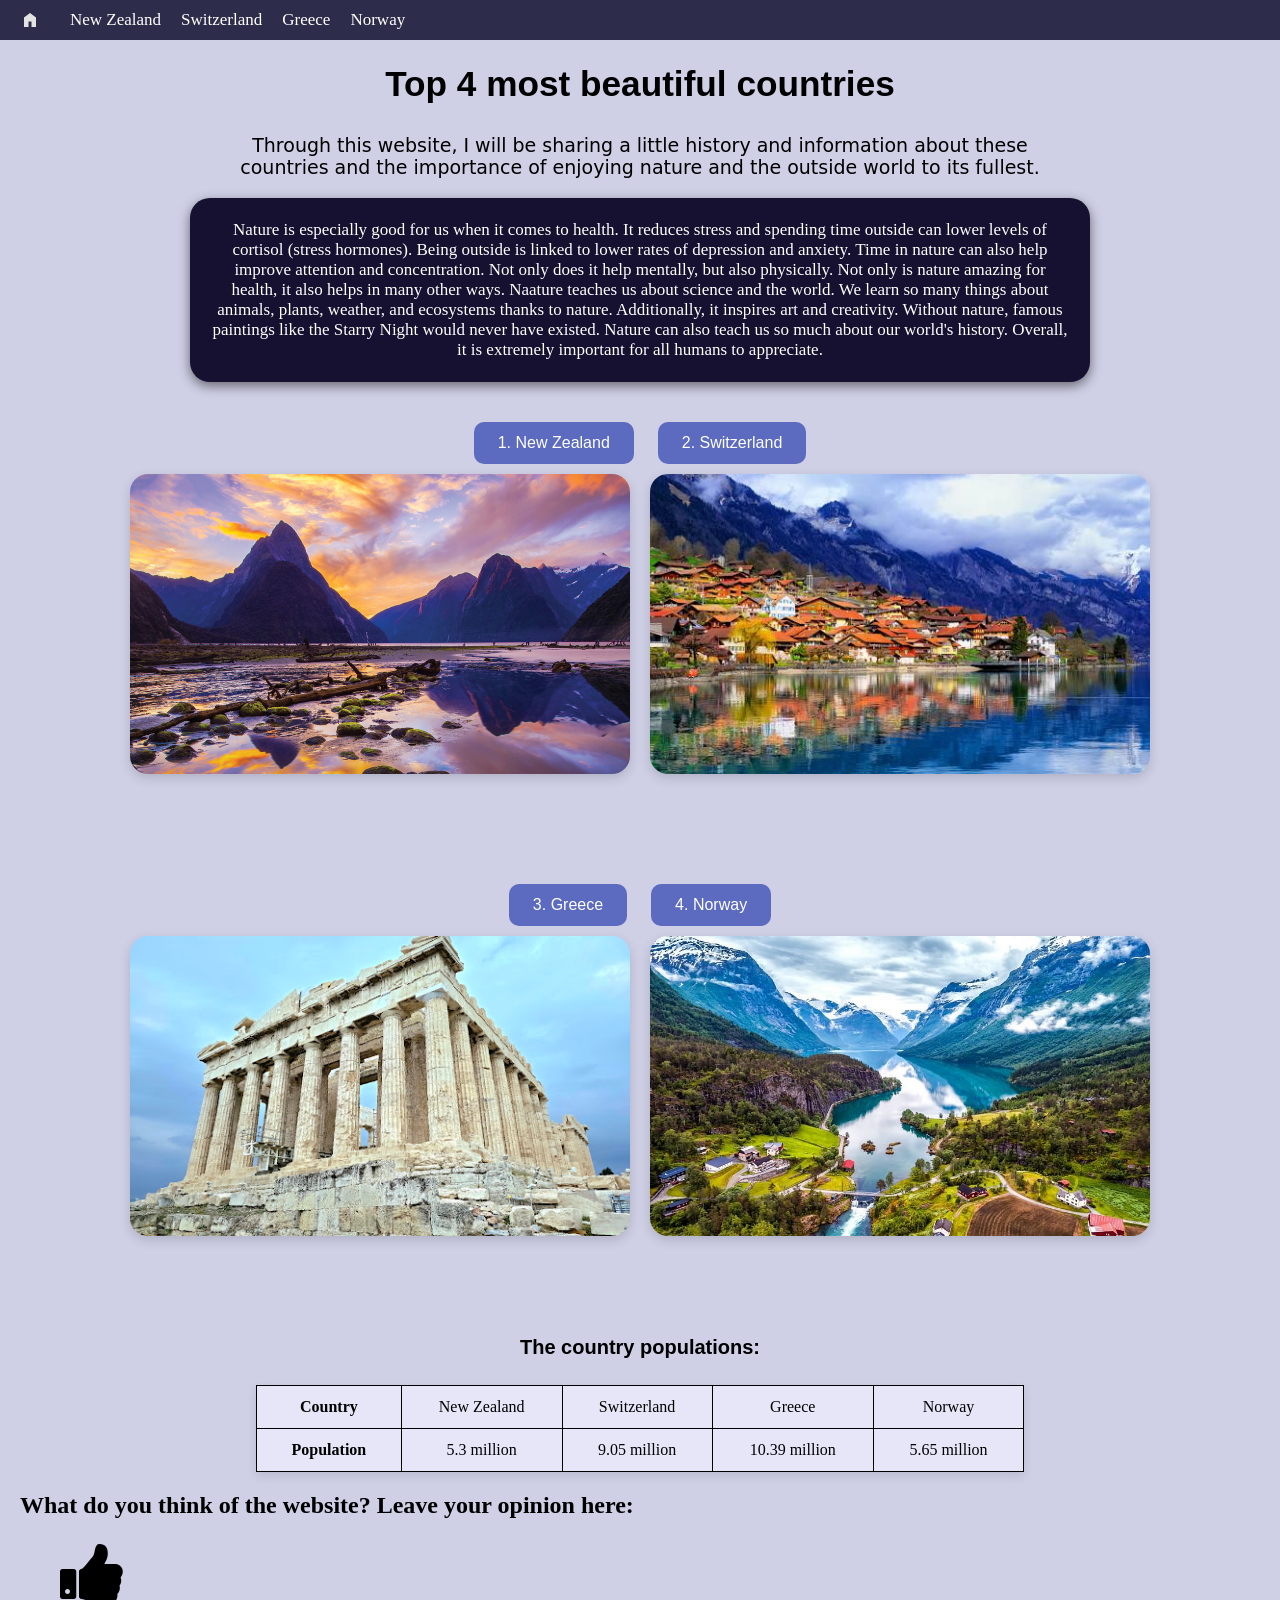
<file: index.html>
<!DOCTYPE html>
<html>
  <head>
    <link rel = "stylesheet" href = "styles.css">
    <title>My CSF Home Page</title>
  </head>
  <body>
    <nav class = "navbar">
          <ul>
              <li><a id = homepage href = "index.html"><img class = "homebutton" src = "image/home.svg" alt = "homebutton" style = "width:40px"></a></li>
              <li><a href = "NZ.html">New Zealand</a></li>
              <li><a href = "SZ.html">Switzerland</a></li>
              <li><a href = "GR.html">Greece</a></li>
              <li><a href = "NW.html">Norway</a></li>
          </ul>
    </nav>
    <h1>Top 4 most beautiful countries</h1>
    <div id = "homeDiv">
    <h5 id = "webExp">Through this website, I will be sharing a little history and information about these countries and the importance of enjoying nature and the outside world to its fullest.</h5>
    <p id = "natureindex" >Nature is especially good for us when it comes to health. It reduces stress and spending time outside can lower levels of cortisol (stress hormones). Being outside is linked to lower rates of depression and anxiety. Time in nature can also help improve attention and concentration. Not only does it help mentally, but also physically. Not only is nature amazing for health, it also helps in many other ways. Naature teaches us about science and the world. We learn so many things about animals, plants, weather, and ecosystems thanks to nature. Additionally, it inspires art and creativity. Without nature, famous paintings like the Starry Night would never have existed. Nature can also teach us so much about our world's history. Overall, it is extremely important for all humans to appreciate.  </p>
    </div>
    <center>
    <button type="button" onclick="window.location.href='NZ.html'">1. New Zealand</button>
    <button type="button" onclick="window.location.href='SZ.html'"> 2. Switzerland </button>
    </center>
    <div class = "containertop">
    <div class = "top">
    <center>
      <img src = "image/New Zealand.jpg" alt = "picture of New Zealand">
      <img src = "image/Switzerland river and houses.jpeg" alt = "Picture of Switzerland river and houses">
    </center>
    </div>
    </div>
    <center>
    <button type="button" onclick="window.location.href='GR.html'">3. Greece</button>
    <button type="button" onclick="window.location.href='NW.html'">4. Norway</button>
    </center>
    <div class = "containerbottom">
    <div class = "bottom">
    <center>
      <img src = "image/The acropolis.jpg" alt = "Greek Athens Acropolis">
      <img src = "image/norwayRiverGreen.jpg" alt = "Snowy view with Norhtern Lights in Norway">
    </center>
    </div>
    </div>
    <center>
    <h4>The country populations:</h4>
    </center>
    <center>
    <style>
        table, th, td {
        border: solid 1px black;
        margin: 20px;
        background-color: rgb(231, 230, 248)
        }
        h2{
          margin: 20px;
        }

    </style>
    <table style="width:60%">
        <tr>
            <th>Country</th>
            <td>New Zealand</td>
            <td>Switzerland</td>
            <td>Greece</td>
            <td>Norway</td>
        </tr>
        <tr>
            <th>Population</th>
            <td>5.3 million</td>
            <td>9.05 million</td>
            <td>10.39 million</td>
            <td>5.65 million</td>
        </tr>
    </table>
    </center>
    <h2>What do you think of the website? Leave your opinion here:</h2>
    <div>
    <link rel="stylesheet" href="https://cdnjs.cloudflare.com/ajax/libs/font-awesome/4.7.0/css/font-awesome.min.css">
   <i onclick="myFunction(this)" class="fa fa-thumbs-up" style="font-size:70px;"></i>
   </div>
    <script src = "script.js"></script>
  </body>
</html>
</file>
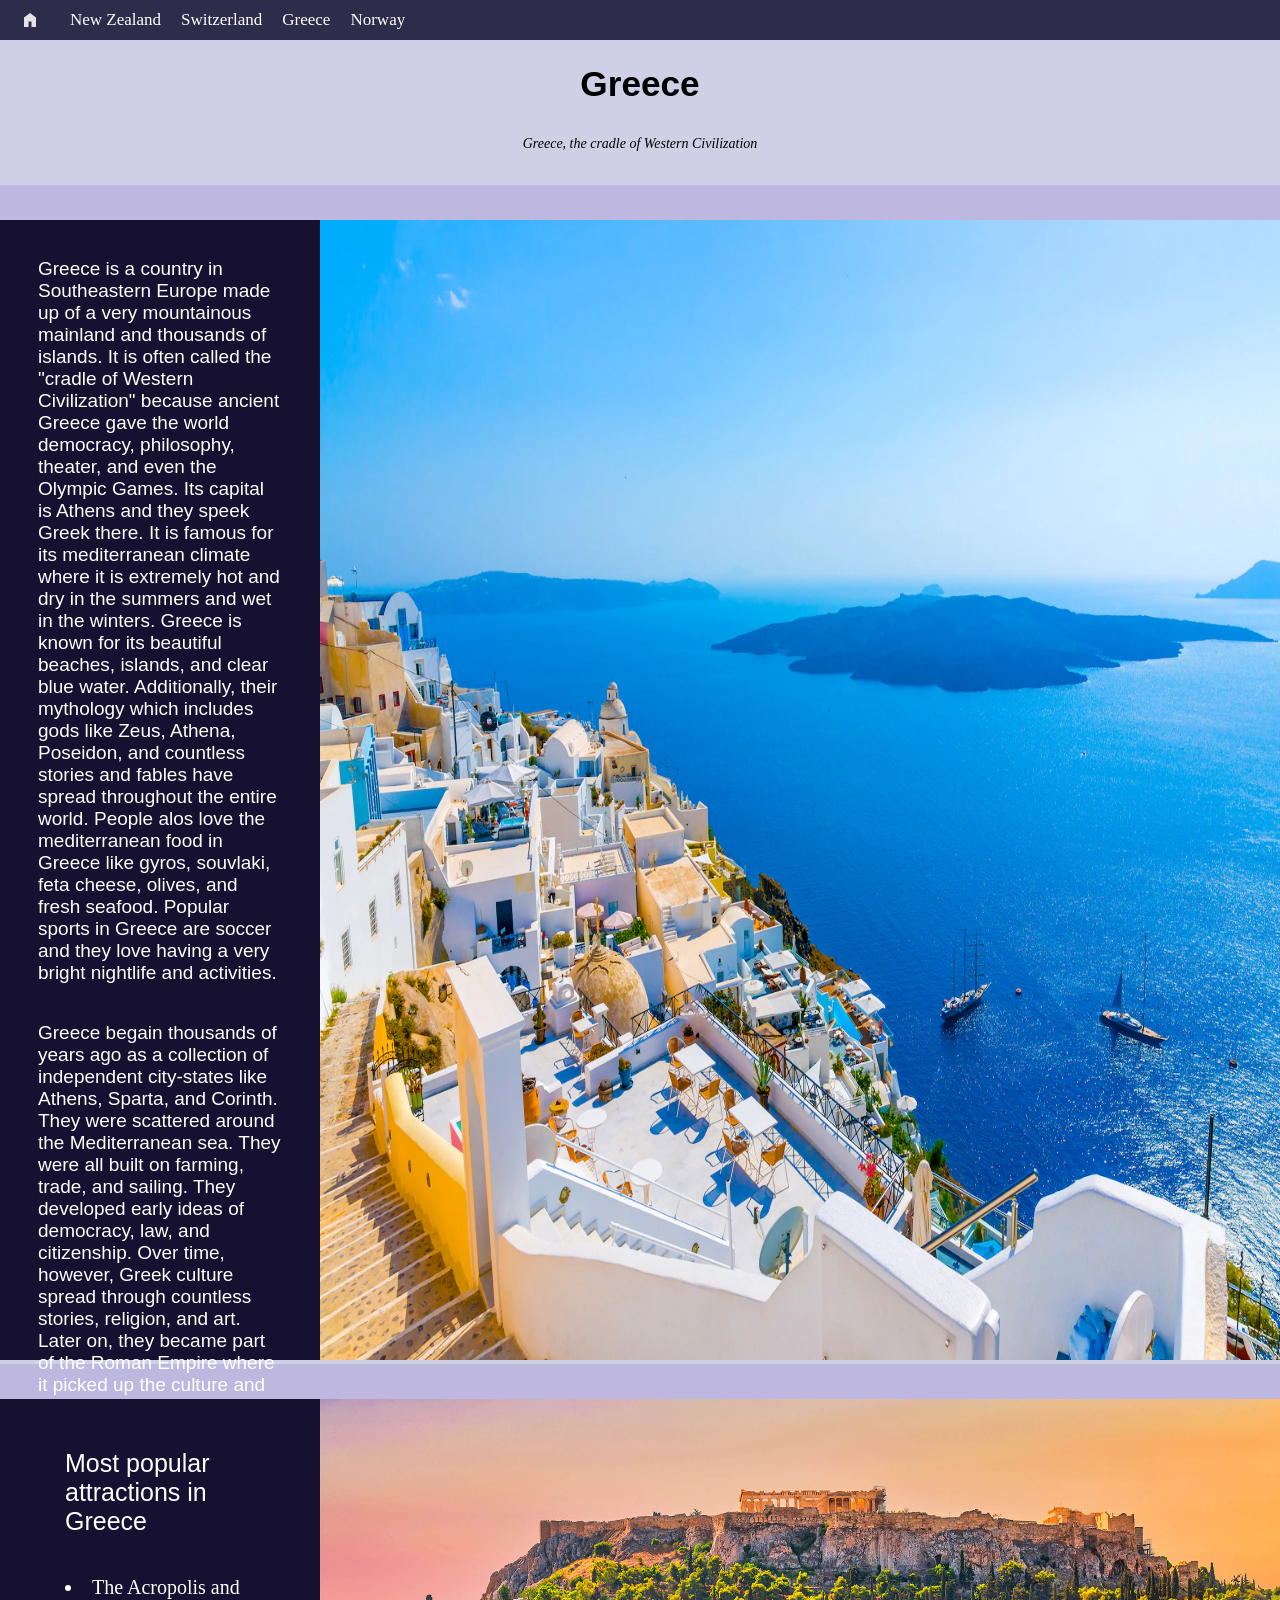
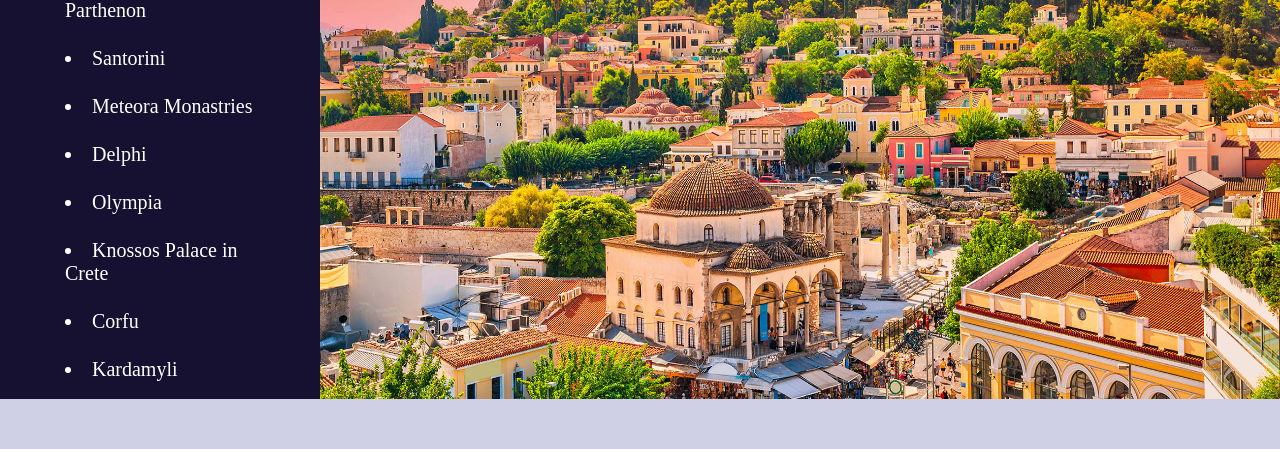
<file: GR.html>
<!DOCTYPE html>
<html>
    <head>
    <title>My CSF Sub Page 3</title>
    <link rel = "stylesheet" href = "styles.css">
    </head>
    <body>
        <nav class = "navbar">
            <ul>
                <li><a id = homepage href = "index.html"><img class = "homebutton" src = "image/home.svg" alt = "homebutton" style = "width:40px"></a></li>
                <li><a href = "NZ.html">New Zealand</a></li>
                <li><a href = "SZ.html">Switzerland</a></li>
                <li><a href = "GR.html">Greece</a></li>
                <li><a href = "NW.html">Norway</a></li>
            </ul>
        </nav>
        <h1>Greece</h1>
        <h6>Greece, the cradle of Western Civilization</h6>
        <div class = "whitespace"></div>
        <img id = "greekImage1" src = "image/Greek view architecture.webp" alt = "View of Greece architecture against the ocean">
        <div id = "GreeceDiv">
            <p class = "greeceText">Greece is a country in Southeastern Europe made up of a very mountainous mainland and thousands of islands. It is often called the "cradle of Western Civilization" because ancient Greece gave the world democracy, philosophy, theater, and even the Olympic Games. Its capital is Athens and they speek Greek there. It is famous for its mediterranean climate where it is extremely hot and dry in the summers and wet in the winters. Greece is known for its beautiful beaches, islands, and clear blue water. Additionally, their mythology which includes gods like Zeus, Athena, Poseidon, and countless stories and fables have spread throughout the entire world. People alos love the mediterranean food in Greece like gyros, souvlaki, feta cheese, olives, and fresh seafood. Popular sports in Greece are soccer and they love having a very bright nightlife and activities.</p>
            <p class = "greeceText">Greece begain thousands of years ago as a collection of independent city-states like Athens, Sparta, and Corinth. They were scattered around the Mediterranean sea. They were all built on farming, trade, and sailing. They developed early ideas of democracy, law, and citizenship. Over time, however, Greek culture spread through countless stories, religion, and art. Later on, they became part of the Roman Empire where it picked up the culture and language of Rome. Now, it has helped shaped modern Europe and the Western world through its many cultural influence. </p>
        </div>
        <div class = "whitespace"></div>
        <div id = "listDiv">
        <ol>Most popular attractions in Greece</ol>

            <li>The Acropolis and Parthenon</li>
            <li>Santorini</li>
            <li>Meteora Monastries</li>
            <li>Delphi</li>
            <li>Olympia</li>
            <li>Knossos Palace in Crete</li>
            <li>Corfu</li>
            <li>Kardamyli</li>
        </div>
        <img id = "greekImage2" src = "image/Greek buildings view.jpg" alt = "View of greek buildings">
        <script src = "script.js"></script>
    </body>
</html>
</file>
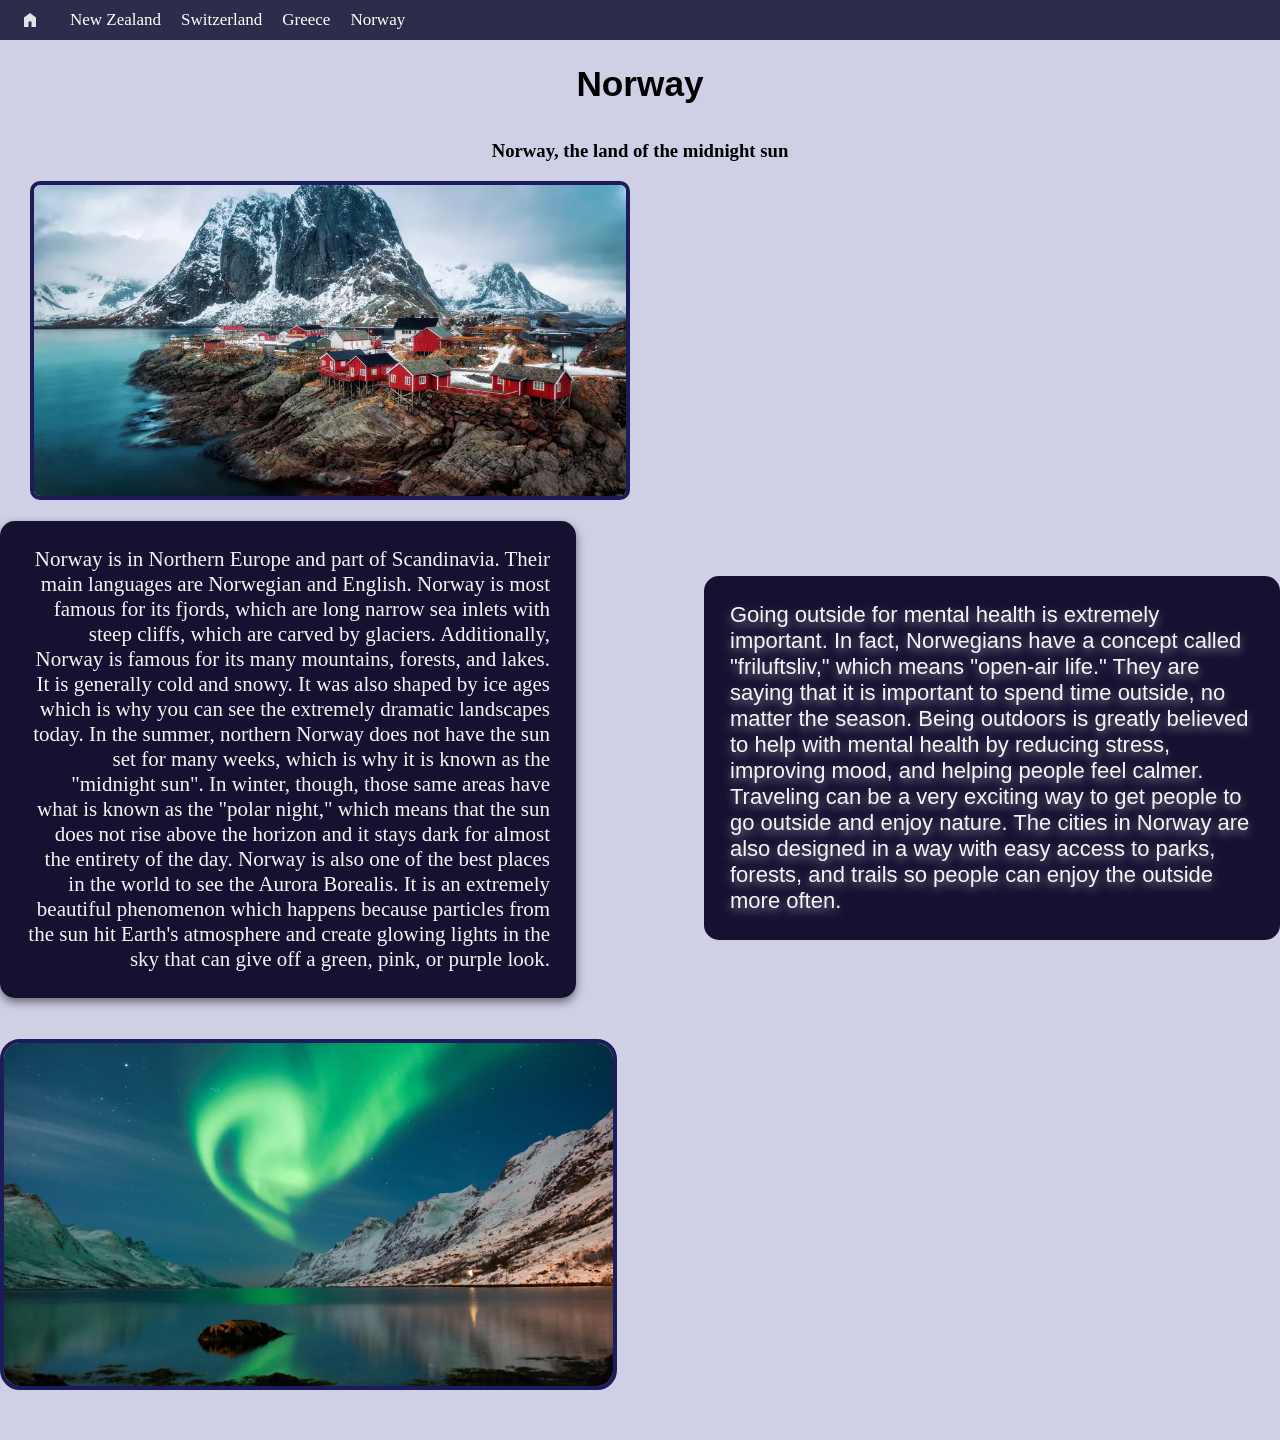
<file: NW.html>
<!DOCTYPE html>
<html>
    <head>
    <title>My CSF Sub Page 4</title>
    <link rel = "stylesheet" href = "styles.css">
    </head>
    <body>
        <nav class = "navbar">
            <ul>
                <li><a id = homepage href = "index.html"><img class = "homebutton" src = "image/home.svg" alt = "homebutton" style = "width:40px"></a></li>
                <li><a href = "NZ.html">New Zealand</a></li>
                <li><a href = "SZ.html">Switzerland</a></li>
                <li><a href = "GR.html">Greece</a></li>
                <li><a href = "NW.html">Norway</a></li>
            </ul>
        </nav>
        <h1>Norway</h1>
        <br>
        <center>
        <h3> Norway, the land of the midnight sun</h3>
        </center>
        <div id = "norwayDiv">
            <img id = "nwImg1" class = "img1" src = "image/Norway snowy landscape.png" alt = "Norway Snowy Landscape" style = "width:600px">
            <p id = "NWtext">Norway is in Northern Europe and part of Scandinavia. Their main languages are Norwegian and English. Norway is most famous for its fjords, which are long narrow sea inlets with steep cliffs, which are carved by glaciers. Additionally, Norway is famous for its many mountains, forests, and lakes. It is generally cold and snowy. It was also shaped by ice ages which is why you can see the extremely dramatic landscapes today. In the summer, northern Norway does not have the sun set for many weeks, which is why it is known as the "midnight sun". In winter, though, those same areas have what is known as the "polar night," which means that the sun does not rise above the horizon and it stays dark for almost the entirety of the day. Norway is also one of the best places in the world to see the Aurora Borealis. It is an extremely beautiful phenomenon which happens because particles from the sun hit Earth's atmosphere and create glowing lights in the sky that can give off a green, pink, or purple look.</p>
            <p id = "NWtext2" class = "text2"> Going outside for mental health is extremely important. In fact, Norwegians have a concept called "friluftsliv," which means "open-air life." They are saying that it is important to spend time outside, no matter the season. Being outdoors is greatly believed to help with mental health by reducing stress, improving mood, and helping people feel calmer. Traveling can be a very exciting way to get people to go outside and enjoy nature. The cities in Norway are also designed in a way with easy access to parks, forests, and trails so people can enjoy the outside more often. </p>
            <img id = "nwImg2" src = "image/norway-northern-lights.avif" alt = "Norway Northern Lights" style = "width:617px">
        </div>
        <script src = "script.js"></script>
    </body>
</html>
</file>
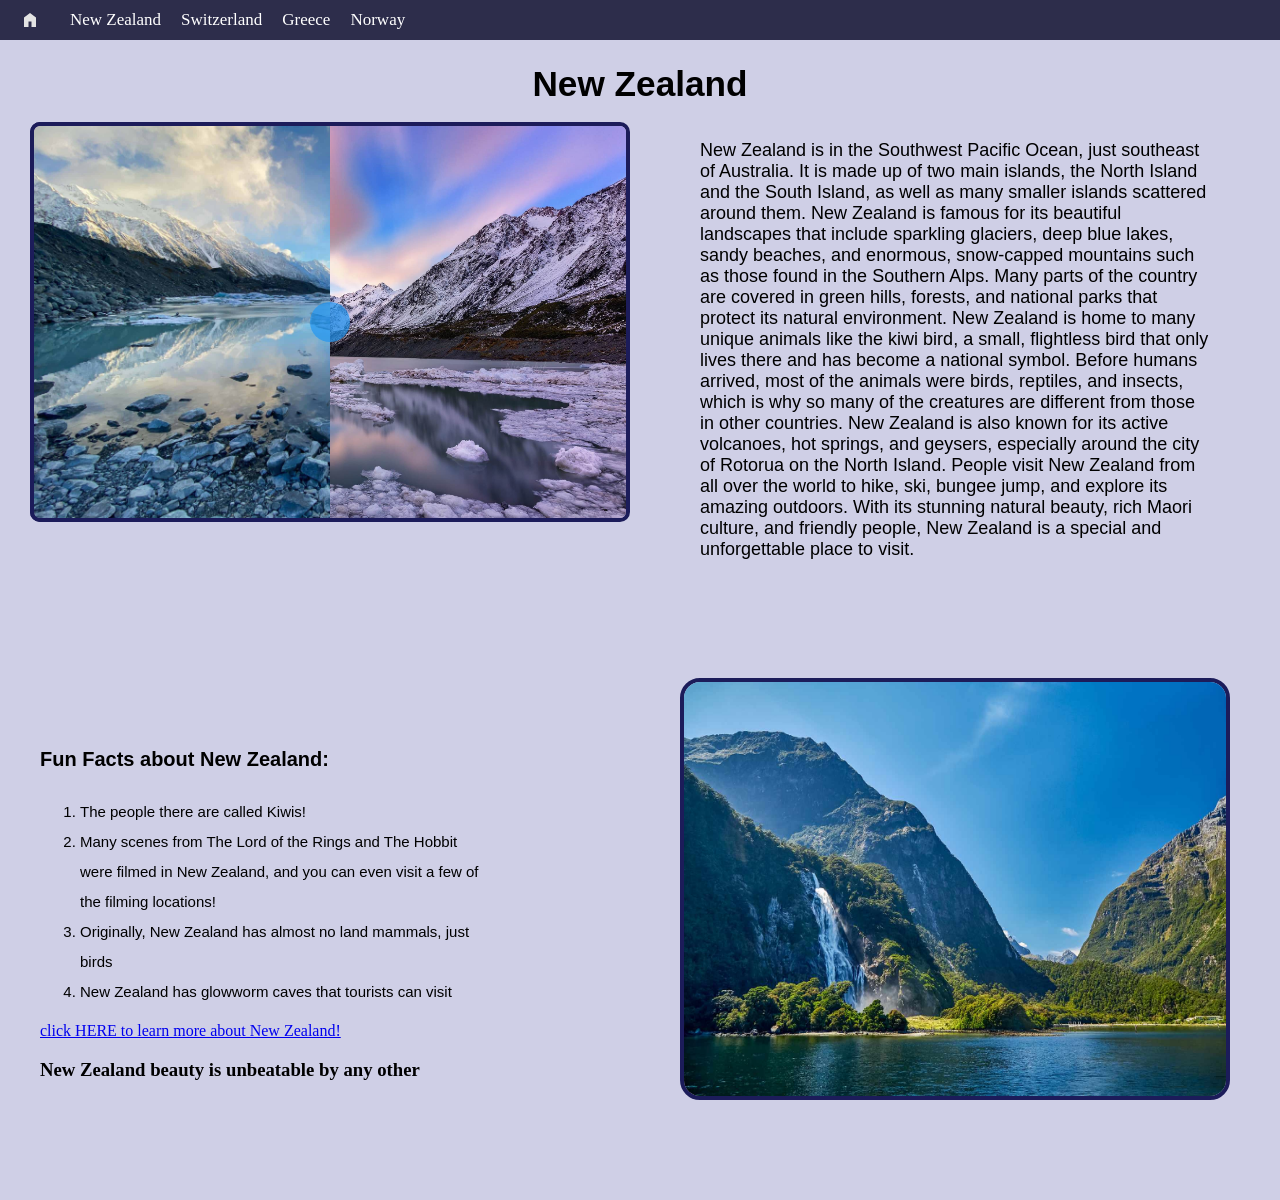
<file: NZ.html>
<!DOCTYPE html>
<html>
    <head>
        <title>New Zealand</title>
        <link rel = "stylesheet" href = "styles.css">
    </head>
    <body>
        <nav class = "navbar">
            <ul>
                <li><a id = homepage href = "index.html"><img class = "homebutton" src = "image/home.svg" alt = "homebutton" style = "width:40px"></a></li>
                <li><a href = "NZ.html">New Zealand</a></li>
                <li><a href = "SZ.html">Switzerland</a></li>
                <li><a href = "GR.html">Greece</a></li>
                <li><a href = "NW.html">Norway</a></li>
            </ul>
        </nav>
        <h1>New Zealand</h1>
        <br>
        <div class = "NZwrapper">
            <div class="img-comp-container">
                <div class="img-comp-img">
                    <img src="/image/sunsetNewZealandcomparison.jpg" width="600" height="400">
                </div>
                <div class="img-comp-img img-comp-overlay">
                    <img src = "/image/newzealand ice.jpg" alt = "New Zealand Glaciers" width = "600" height = "400">
                </div>
            </div>
            <p class = "NZtext">New Zealand is in the Southwest Pacific Ocean, just southeast of Australia. It is made up of two main islands, the North Island and the South Island, as well as many smaller islands scattered around them. New Zealand is famous for its beautiful landscapes that include sparkling glaciers, deep blue lakes, sandy beaches, and enormous, snow-capped mountains such as those found in the Southern Alps. Many parts of the country are covered in green hills, forests, and national parks that protect its natural environment. New Zealand is home to many unique animals like the kiwi bird, a small, flightless bird that only lives there and has become a national symbol. Before humans arrived, most of the animals were birds, reptiles, and insects, which is why so many of the creatures are different from those in other countries. New Zealand is also known for its active volcanoes, hot springs, and geysers, especially around the city of Rotorua on the North Island. People visit New Zealand from all over the world to hike, ski, bungee jump, and explore its amazing outdoors. With its stunning natural beauty, rich Maori culture, and friendly people, New Zealand is a special and unforgettable place to visit. </p>
        </div>
        <div class = "NZdiv">
            <div>
            <h4 class = "NZh4"> Fun Facts about New Zealand: </h4>
            <ol class = "NZlist">
                <li>The people there are called Kiwis!</li>
                <li>Many scenes from The Lord of the Rings and The Hobbit were filmed in New Zealand, and you can even visit a few of the filming locations!</li>
                <li>Originally, New Zealand has almost no land mammals, just birds</li>
                <li>New Zealand has glowworm caves that tourists can visit</li>
            </ol>
        <a href="https://en.wikipedia.org/wiki/New_Zealand">click HERE to learn more about New Zealand!</a>
        <br>
        <h3>New Zealand beauty is unbeatable by any other</h3>
        </div>
        <img class = "img2" src = "/image/beautiful mountainscape NZ.jpg" alt = "New Zealand Mountains">
        </div>
    <script src = "script.js"></script>
    </body>
</html>
</file>
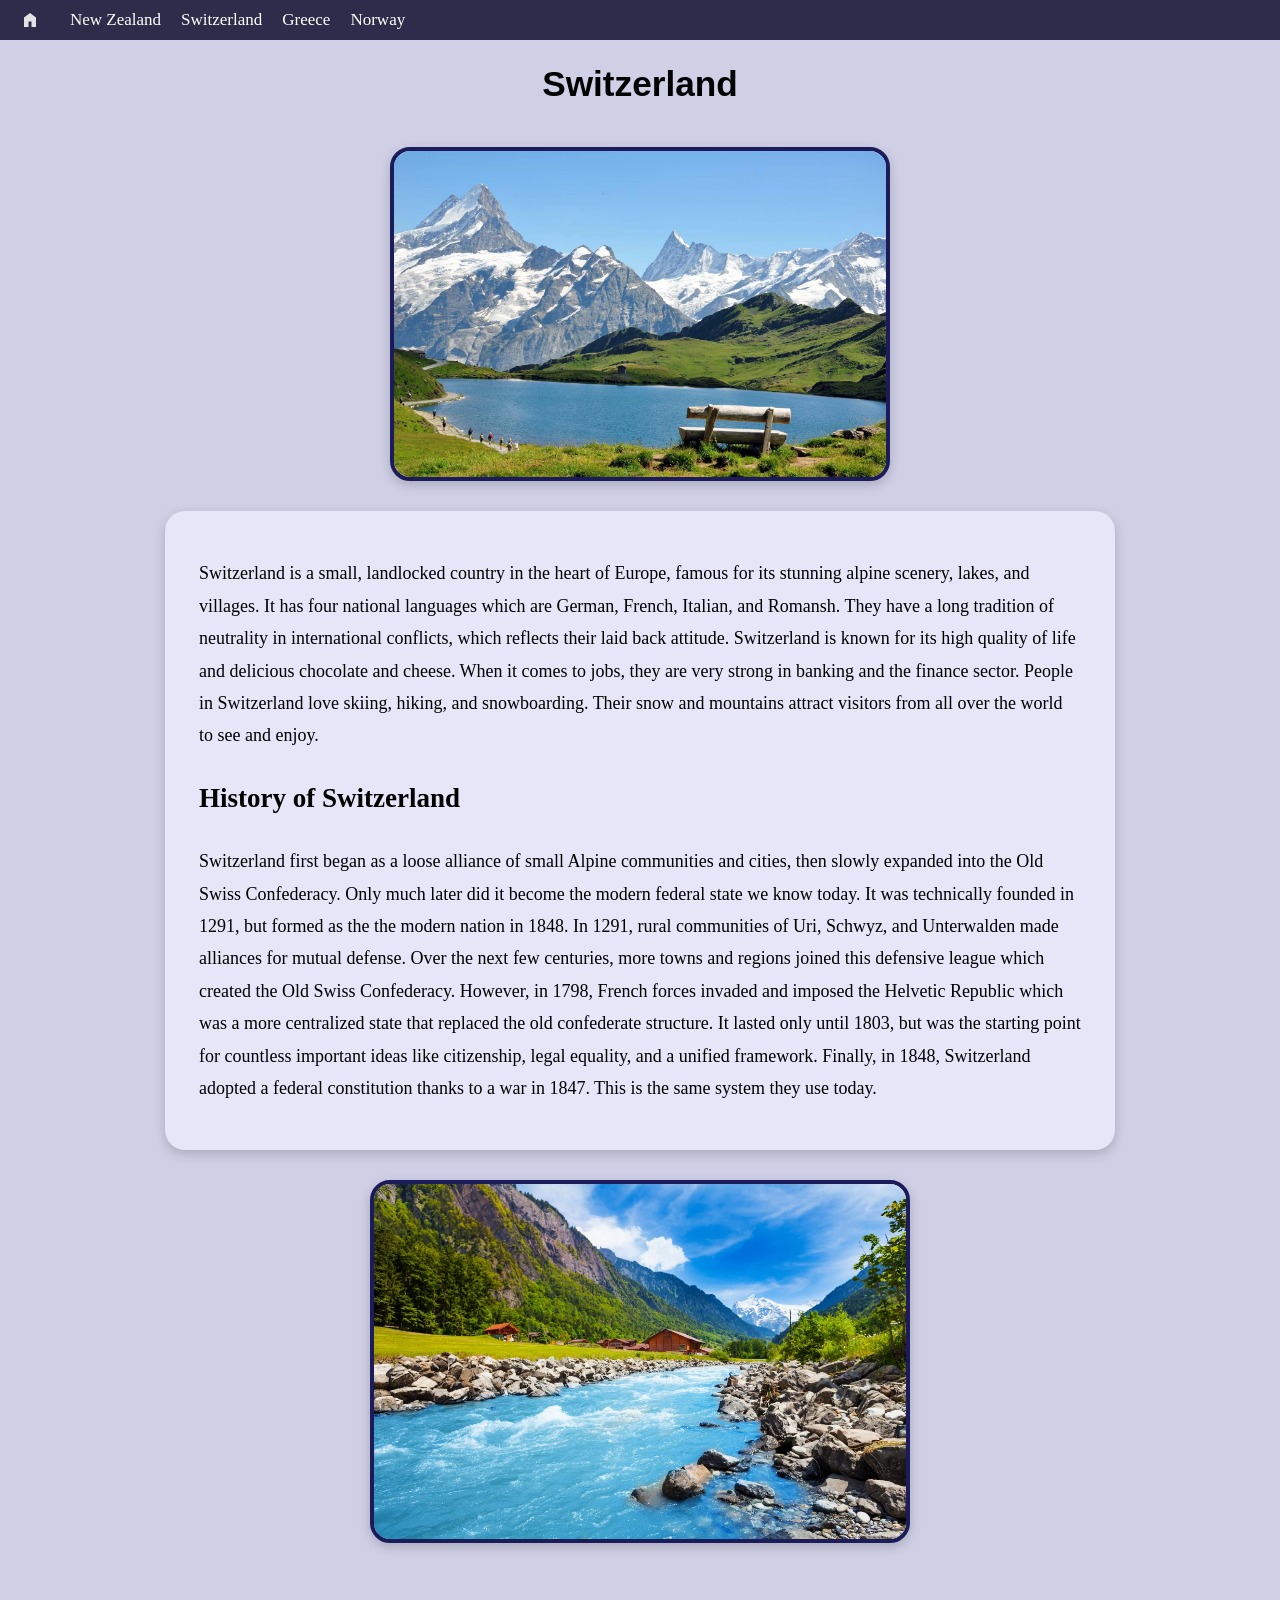
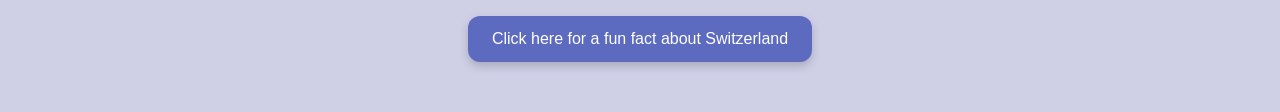
<file: SZ.html>
<!DOCTYPE html>
<html>

<head>
    <title>My CSF Sub Page 2</title>
    <link rel="stylesheet" href="styles.css">
</head>

<body>
    <nav class="navbar">
        <ul>
            <li><a id=homepage href="index.html"><img class="homebutton" src="image/home.svg" alt="homebutton"
                        style="width:40px"></a></li>
            <li><a href="NZ.html">New Zealand</a></li>
            <li><a href="SZ.html">Switzerland</a></li>
            <li><a href="GR.html">Greece</a></li>
            <li><a href="NW.html">Norway</a></li>
        </ul>
    </nav>
    <h1>Switzerland</h1>
    <br>
    <img id = "imgSwiss1" src="image/Alps-Switzerland.webp" alt="Switzerland Alps" style="width: 500px">
    <div id = "swissDiv">
        <p>Switzerland is a small, landlocked country in the heart of Europe, famous for its stunning alpine scenery,
            lakes, and villages. It has four national languages which are German, French, Italian, and Romansh. They
            have a long tradition of neutrality in international conflicts, which reflects their laid back attitude.
            Switzerland is known for its high quality of life and delicious chocolate and cheese. When it comes to jobs,
            they are very strong in banking and the finance sector. People in Switzerland love skiing, hiking, and
            snowboarding. Their snow and mountains attract visitors from all over the world to see and enjoy. </p>
        <h2>History of Switzerland</h2>
        <p>Switzerland first began as a loose alliance of small Alpine communities and cities, then slowly expanded into
            the Old Swiss Confederacy. Only much later did it become the modern federal state we know today. It was
            technically founded in 1291, but formed as the the modern nation in 1848. In 1291, rural communities of Uri,
            Schwyz, and Unterwalden made alliances for mutual defense. Over the next few centuries, more towns and
            regions joined this defensive league which created the Old Swiss Confederacy. However, in 1798, French
            forces invaded and imposed the Helvetic Republic which was a more centralized state that replaced the old
            confederate structure. It lasted only until 1803, but was the starting point for countless important ideas
            like citizenship, legal equality, and a unified framework. Finally, in 1848, Switzerland adopted a federal
            constitution thanks to a war in 1847. This is the same system they use today. </p>
    </div>
    <img id = "imgSwiss2" src="image/Switzerland river mountain.jpeg" alt="Switzerland River" style="width: 540px">
    <br>
    <input id = "funFactBtn" type="button" onclick="alert('Switzerland has over 1,500 rivers!')"
        value="Click here for a fun fact about Switzerland">
    <script src="script.js"></script>
</body>

</html>
</file>
<file: styles.css>
/* Add Global styles here */
body{
    margin: 0px;
    background-color: rgb(207, 207, 230)
}

div{
    margin-bottom: 50px;
}
button {
    padding: 12px 24px;
    margin: 10px; 
    border: none;
    border-radius: 10px;
    background-color: #5c6bc0;
    color: white;
    font-size: 16px;
    cursor: pointer;
    transition: background-color 0.3s ease, transform 0.2s ease; 
}
button:hover {
    background-color: #3f51b5;
    transform: translateY(-2px);
}
table {
    width: 60%;
    max-width: 800px; 
    margin: 20px auto;
    border-collapse: collapse; 
    background-color: rgb(231, 230, 248);
    box-shadow: 0 4px 10px rgba(0, 0, 0, 0.1);
}
th, td {
    border: solid 1px black;
    padding: 12px;
    text-align: center; 
}

#natureindex {
    max-width: 900px;
    margin: 0 auto;
    font-size: 17px;
    padding: 22px;
    color: white;
    background-color: rgb(22, 16, 49);
    border-radius: 20px;
    box-shadow: 0 4px 12px rgba(0, 0, 0, 0.5);
}
.homebutton {
    height: 20px;
    overflow-y: hidden;
}
.zg,
.sn{
    margin: 40px auto;
    display: block; 
    border-radius: 20px;
    width: 700px;
    max-width: 90%;
    height: 400px;
    object-fit: cover;
}

.top center,
.bottom center {
    display: flex;
    justify-content: center;
    gap: 20px;
    flex-wrap: wrap; 
    width: 100%; 
    margin: 0 auto; 
}

.top img,
.bottom img {
    width: 500px; 
    height: 300px;
    object-fit: cover;
    display: block; 
    border-radius: 18px;
    margin: 0;
    box-shadow: 0 4px 12px rgba(0, 0, 0, 0.15);
}

.containertop {
    width: 100%;
    padding: 0; 
    display: flex;
    justify-content: center;
}

.containerbottom {
    width: 100%;
    padding: 0; 
    display: flex; 
    justify-content: center;
}
#webExp{
    font-weight: normal;
    font-size: 19px;
    font-family: system-ui, -apple-system, BlinkMacSystemFont, 'Segoe UI', Roboto, Oxygen, Ubuntu, Cantarell, 'Open Sans', 'Helvetica Neue', sans-serif;
    max-width: 850px;
    margin: 0 auto 20px auto;
}
#homeDiv{
    margin: 30px auto;
    text-align: center;
    max-width: 1000px;

}
h1 {
    text-align: center;
    margin-bottom: 0px;
    font-family:'Franklin Gothic Medium', 'Arial Narrow', Arial, sans-serif;
    font-size: 2.2rem;
}

.navbar {
    position: sticky;
    top: 0;
    width: 100%;
    transition: top 0.4s;
    display: block;
}
.navbar ul{
    list-style-type: none;
    background-color: rgb(45, 45, 75);
    padding: 0px;
    margin: 0px;
    overflow: hidden;
}
.navbar a{
    color: white;
    text-decoration: none;
    font-size: 17px;
    padding: 10px;
    display: flex;
    text-align: center;
}
.navbar a:hover{
    background-color:rgb(82, 85, 131)
}
.navbar li{
    float: left;
    margin: 0px;
}
h4 {
    font-size: 20px;
    font-family: 'Franklin Gothic Medium', 'Arial Narrow', Arial, sans-serif;
}
.NZlist {
    font-size: 15px;
    font-family:Verdana, Geneva, Tahoma, sans-serif;
    line-height: 2;
    width: 75%;

}
.NZh4{
    clear: left;
    margin-top: 120px;
}
.NZdiv{
    margin-left: 40px;
    clear: left;
    display: flex;
}
.img2{
    width: 43vw;
    border-radius: 20px;
    border-width: 4px;
    border-color: rgb(28, 28, 90);
    border-style: solid;
    float: right;
    margin: 50px;
}

.img1{
    float: left;
    margin-right: 30px;
    margin-left: 30px;
    border-width: 4px;
    border-color: rgb(28, 28, 90);
    border-style: solid;
    border-radius: 10px;
    width: 40%;
    height: 20%;
}

.NZtext{
    margin-left: 40px;
    margin-right: 40px;
    padding-left: 30px;
    padding-right: 30px;
    font-size: 18px;
    font-family:Verdana, Geneva, Tahoma, sans-serif;
    float: right;
}
.text2{
    font-size: 18px;
    font-family: Verdana, Geneva, Tahoma, sans-serif
}

.fa {
  cursor: pointer;
  user-select: none;
  float: left;
  margin-left: 60px;
  margin-bottom: 15px;
}

.fa:hover {
  color: rgb(157, 103, 8);
}

* {box-sizing: border-box;}

.img-comp-container {
  position: relative;
  height: 200px; /*should be the same height as the images*/
  width: 600px; /* or smaller if needed */
  flex-shrink: 0;
}
.img-comp-container img{
    float: left;
    margin-right: 30px;
    margin-left: 30px;
    border-width: 4px;
    border-color: rgb(28, 28, 90);
    border-style: solid;
    border-radius: 10px;
}

.img-comp-img {
  position: absolute;
  width: auto;
  height: auto;
  overflow: hidden;
}

.img-comp-img img {
  display:block;
  vertical-align: middle;
}

.img-comp-slider {
  position: absolute;
  z-index:9;
  cursor: ew-resize;
  /*set the appearance of the slider:*/
  width: 40px;
  height: 40px;
  background-color: #2196F3;
  opacity: 0.7;
  border-radius: 50%;
}

.NZwrapper{
    float: left;
    display: flex;
    align-items: flex-start;
    gap: 30px; /* cleaner than margin */
}

h6{
    font-weight: normal;
    text-align: center;
    font-size: 14px;
    font-style: italic;
}
#norwayDiv {
    display: flex;
    flex-direction: row;
    flex-wrap: wrap;
    /* This pushes the first item to the left and the last to the right */
    justify-content: space-between; 
    align-items: center; /* Optional: keeps them vertically centered with each other */
}
#NWtext{
    text-align: right;
    flex: 0 1 45%;
    margin-right: 5vw;
    font-size: 21px;
    color: whitesmoke;
    background-color: rgb(22, 16, 49);
    font-family: Georgia, 'Times New Roman', Times, serif;
    padding: 26px;
    border-radius: 15px;
    box-shadow: 0 4px 10px rgba(0, 0, 0, 0.5);

}
#nwImg1{
    flex: 0 1 45%; 
}
#NWtext2 {
    flex: 0 1 45%; /* Change from 100% to 45% */
    margin-top: 20px;
    /* Keeping your other styles... */
    font-family: 'Lucida Sans', 'Lucida Sans Regular', 'Lucida Grande', 'Lucida Sans Unicode', Geneva, Verdana, sans-serif;
    font-size: 22px;
    color: whitesmoke;
    background-color: rgb(22, 16, 49);
    margin-left: 32px;
    padding: 26px;
    border-radius: 15px;
    text-shadow: 0 4px 10px rgb(255, 255, 255, 0.5);
}
#nwImg2 {
    flex: 0 1 44%;
    margin-top: 20px;
    margin-right: 50px;
    width: 40%;
    border-radius: 20px;
    border-width: 4px;
    border-color: rgb(28, 28, 90);
    border-style: solid;
}

#GreeceDiv {
    float: left;
    background-color: rgb(22, 16, 49);
    width: 25%;
    height: 1140px;
    margin-bottom: 0px;
}
.greeceText {
    color: white;
    font-family:'Gill Sans', 'Gill Sans MT', Calibri, 'Trebuchet MS', sans-serif;
    font-size: 19px;
    margin: 38px;
}
.whitespace {
    margin: 0%;
    height: 35px;
    background-color: rgb(190, 183, 224);
}
#greekImage1 {
    width: 75%;
    height: 1140px;
    margin-bottom: 0px;
}
#greekImage2 {

    width: 75%;
    height: 600px;
}
#listDiv {
    float: left;
    background-color: rgb(22, 16, 49);
    padding: 25px;
    width: 25%;
    height: 600px;
}
#listDiv ol{
    color: white;
    font-size: 25px;
    font-family:'Franklin Gothic Medium', 'Arial Narrow', Arial, sans-serif ;
    margin-bottom: 40px;
}
#listDiv li {
    color: white;
    font-size: 20px;
    margin: 25px;
    margin-left: 40px;
}

#imgSwiss1,
#imgSwiss2 {
    display: block;
    margin: 25px auto;
    max-width: 90%;
    height: auto;
    border-radius: 20px;
    border: 4px solid rgb(28, 28, 90);
    box-shadow: 0 4px 12px rgba(0, 0, 0, 0.18);
    object-fit: cover;
}

#imgSwiss1 {
    width: 500px;
}

#imgSwiss2 {
    width: 540px;
}

#funFactBtn {
    display: block;
    margin: 30px auto 50px auto;
    padding: 14px 24px;
    border: none;
    border-radius: 12px;
    background-color: #5c6bc0;
    color: white;
    font-size: 16px;
    cursor: pointer;
    transition: background-color 0.3s ease, transform 0.2s ease;
    box-shadow: 0 4px 10px rgba(0, 0, 0, 0.18);
}
#swissDiv {
    max-width: 950px;
    margin: 30px auto;
    padding: 28px 34px;
    background-color: rgb(231, 230, 248);
    border-radius: 20px;
    box-shadow: 0 4px 12px rgba(0, 0, 0, 0.18);
    line-height: 1.8;
    font-size: 18px;
}
</file>
